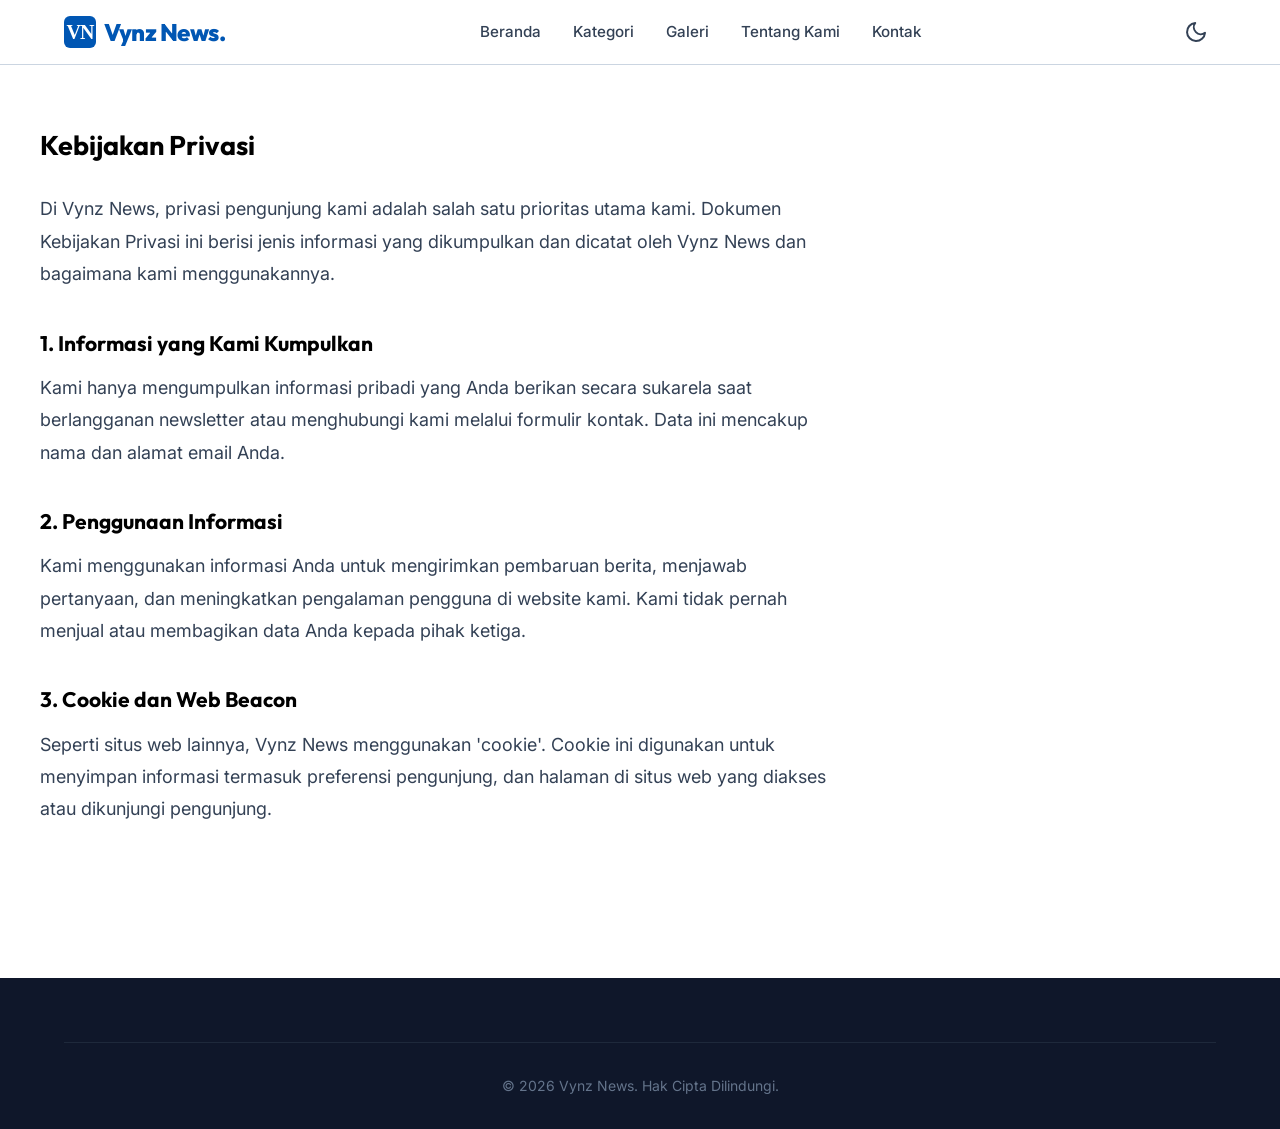
<file: kebijakan-privasi.html>
<!DOCTYPE html>
<html lang="id">

<head>
    <meta charset="UTF-8">
    <meta name="viewport" content="width=device-width, initial-scale=1.0">
    <title>Kebijakan Privasi | Vynz News</title>
    <link href="https://fonts.googleapis.com/css2?family=Inter:wght@400;500;600&family=Outfit:wght@700;800&display=swap"
        rel="stylesheet">
    <link rel="stylesheet" href="style.css">
</head>

<body>
    <nav class="navbar">
        <div class="container">
            <a href="index.html" class="nav-brand"><span class="brand-icon">VN</span> Vynz News.</a>
            <div class="nav-links">
                <a href="index.html">Beranda</a>
                <a href="kategori.html">Kategori</a>
                <a href="galeri.html">Galeri</a>
                <a href="tentang.html">Tentang Kami</a>
                <a href="kontak.html">Kontak</a>
            </div>
            <div class="nav-controls">
                <button id="theme-toggle" class="theme-toggle" aria-label="Toggle Dark Mode"></button>
                <button class="mobile-menu-btn" aria-label="Menu">
                    <svg xmlns="http://www.w3.org/2000/svg" width="24" height="24" viewBox="0 0 24 24" fill="none"
                        stroke="currentColor" stroke-width="2" stroke-linecap="round" stroke-linejoin="round">
                        <line x1="3" y1="12" x2="21" y2="12"></line>
                        <line x1="3" y1="6" x2="21" y2="6"></line>
                        <line x1="3" y1="18" x2="21" y2="18"></line>
                    </svg>
                </button>
            </div>
        </div>
    </nav>
    <main class="container section">
        <article class="article-content" style="margin: 0;">
            <h1 style="font-family: var(--font-heading); margin-bottom: 2rem;">Kebijakan Privasi</h1>
            <p>Di Vynz News, privasi pengunjung kami adalah salah satu prioritas utama kami. Dokumen Kebijakan Privasi
                ini berisi jenis informasi yang dikumpulkan dan dicatat oleh Vynz News dan bagaimana kami
                menggunakannya.</p>
            <h3>1. Informasi yang Kami Kumpulkan</h3>
            <p>Kami hanya mengumpulkan informasi pribadi yang Anda berikan secara sukarela saat berlangganan newsletter
                atau menghubungi kami melalui formulir kontak. Data ini mencakup nama dan alamat email Anda.</p>
            <h3>2. Penggunaan Informasi</h3>
            <p>Kami menggunakan informasi Anda untuk mengirimkan pembaruan berita, menjawab pertanyaan, dan meningkatkan
                pengalaman pengguna di website kami. Kami tidak pernah menjual atau membagikan data Anda kepada pihak
                ketiga.</p>
            <h3>3. Cookie dan Web Beacon</h3>
            <p>Seperti situs web lainnya, Vynz News menggunakan 'cookie'. Cookie ini digunakan untuk menyimpan informasi
                termasuk preferensi pengunjung, dan halaman di situs web yang diakses atau dikunjungi pengunjung.</p>
        </article>
    </main>
    <footer class="footer">
        <div class="container">
            <div class="footer-bottom" style="margin-top:0; padding-top:2rem;">&copy; 2026 Vynz News. Hak Cipta Dilindungi.</div>
        </div>
    </footer>
    <script src="script.js"></script>
</body>

</html>
</file>
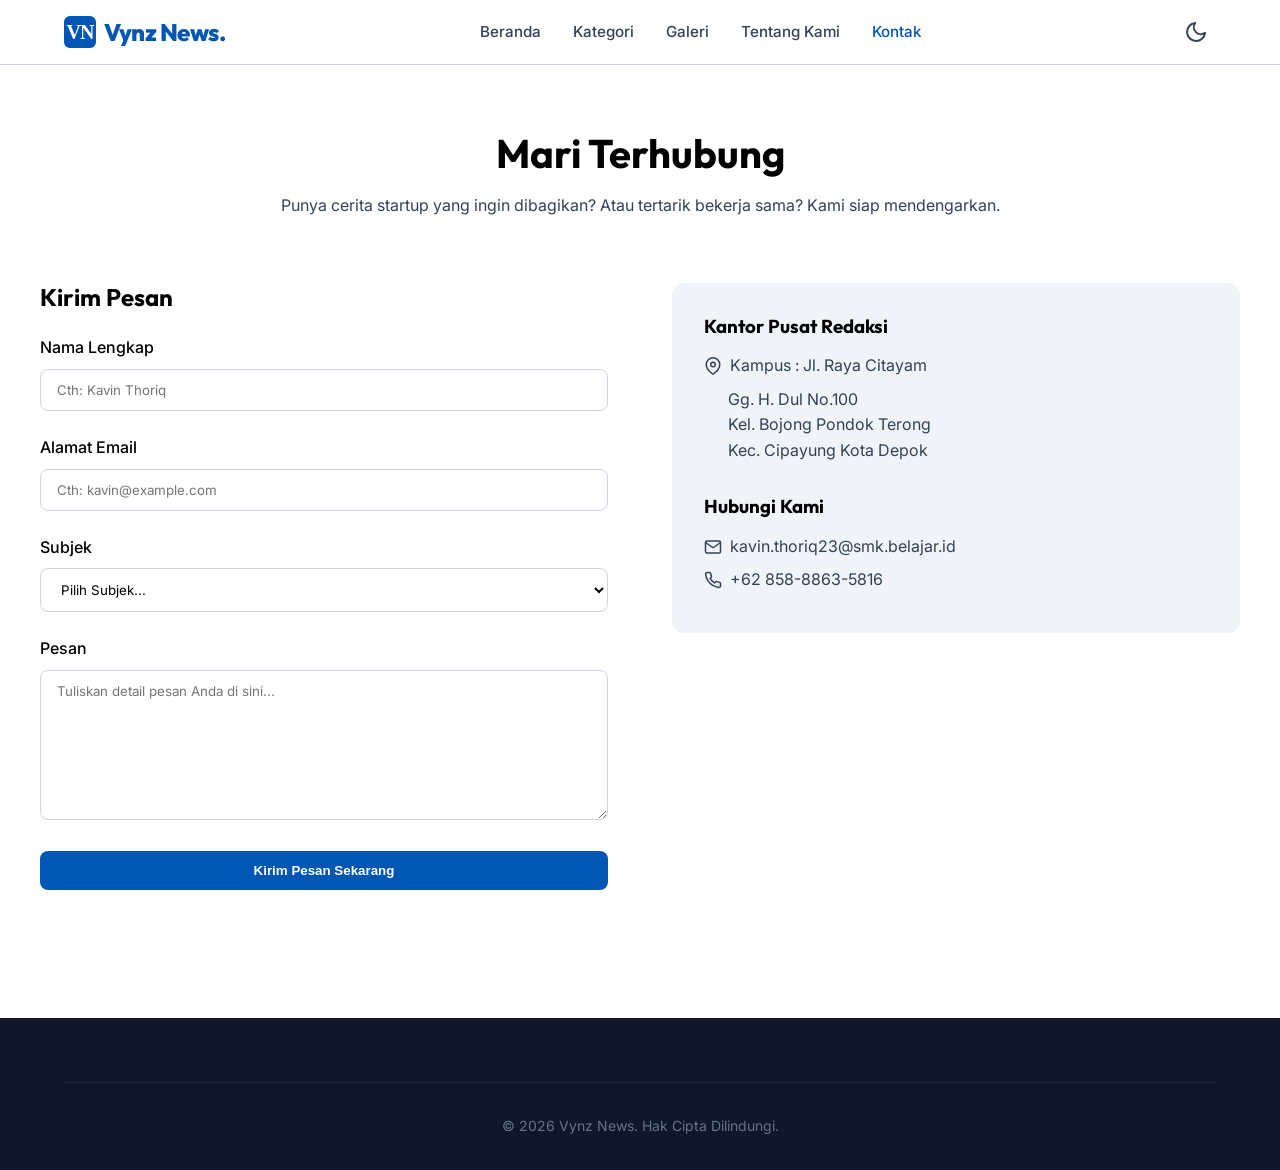
<file: kontak.html>
<!DOCTYPE html>
<html lang="id">

<head>
    <meta charset="UTF-8">
    <meta name="viewport" content="width=device-width, initial-scale=1.0">
    <meta name="description"
        content="Hubungi tim redaksi Vynz News untuk kerja sama, liputan, atau kirimkan opini Anda.">
    <title>Kontak Kami | Vynz News</title>
    <link href="https://fonts.googleapis.com/css2?family=Inter:wght@400;500;600&family=Outfit:wght@700;800&display=swap"
        rel="stylesheet">
    <link rel="stylesheet" href="style.css">
</head>

<body>
    <nav class="navbar">
        <div class="container"><a href="index.html" class="nav-brand"><span class="brand-icon">VN</span> Vynz News.</a>
            <div class="nav-links"><a href="index.html">Beranda</a><a href="kategori.html">Kategori</a><a
                    href="galeri.html">Galeri</a><a href="tentang.html">Tentang Kami</a><a href="kontak.html"
                    class="active">Kontak</a></div>
            <div class="nav-controls"><button id="theme-toggle" class="theme-toggle"
                    aria-label="Toggle Dark Mode"></button><button class="mobile-menu-btn" aria-label="Menu"><svg
                        xmlns="http://www.w3.org/2000/svg" width="24" height="24" viewBox="0 0 24 24" fill="none"
                        stroke="currentColor" stroke-width="2" stroke-linecap="round" stroke-linejoin="round">
                        <line x1="3" y1="12" x2="21" y2="12"></line>
                        <line x1="3" y1="6" x2="21" y2="6"></line>
                        <line x1="3" y1="18" x2="21" y2="18"></line>
                    </svg></button></div>
        </div>
    </nav>
    <main class="container section">
        <header style="text-align:center; margin-bottom: 4rem;">
            <h1 style="font-size: 2.5rem; margin-bottom:1rem;">Mari Terhubung</h1>
            <p style="color: var(--text-secondary);">Punya cerita startup yang ingin dibagikan? Atau tertarik bekerja
                sama? Kami siap mendengarkan.</p>
        </header>

        <div class="contact-grid">
            <!-- Contact Form -->
            <div>
                <h2 style="margin-bottom: 1.5rem;">Kirim Pesan</h2>
                <form action="#" method="POST"
                    onsubmit="event.preventDefault(); alert('Pesan Anda berhasil dikirim! Tim kami akan segera merespon.');">
                    <div class="form-group">
                        <label for="name" class="form-label">Nama Lengkap</label>
                        <input type="text" id="name" class="form-control" required placeholder="Cth: Kavin Thoriq">
                    </div>
                    <div class="form-group">
                        <label for="email" class="form-label">Alamat Email</label>
                        <input type="email" id="email" class="form-control" required
                            placeholder="Cth: kavin@example.com">
                    </div>
                    <div class="form-group">
                        <label for="subject" class="form-label">Subjek</label>
                        <select id="subject" class="form-control" required>
                            <option value="">Pilih Subjek...</option>
                            <option value="redaksi">Kirim Opini / Tips Berita</option>
                            <option value="bisnis">Kerja Sama / Media Partner</option>
                            <option value="umum">Pertanyaan Umum</option>
                        </select>
                    </div>
                    <div class="form-group">
                        <label for="message" class="form-label">Pesan</label>
                        <textarea id="message" class="form-control" required
                            placeholder="Tuliskan detail pesan Anda di sini..."></textarea>
                    </div>
                    <button type="submit" class="btn btn-primary" style="width: 100%;">Kirim Pesan Sekarang</button>
                </form>
            </div>

            <!-- Contact Info -->
            <div>
                <div class="contact-info-card">
                    <h3>Kantor Pusat Redaksi</h3>
                    <p><svg xmlns="http://www.w3.org/2000/svg" width="18" height="18" viewBox="0 0 24 24" fill="none"
                            stroke="currentColor" stroke-width="2" stroke-linecap="round" stroke-linejoin="round">
                            <path d="M21 10c0 7-9 13-9 13s-9-6-9-13a9 9 0 0 1 18 0z"></path>
                            <circle cx="12" cy="10" r="3"></circle>
                        </svg> Kampus : Jl. Raya Citayam</p>
                    <p style="margin-left: 1.5rem; margin-bottom: 1rem;">Gg. H. Dul No.100<br>Kel. Bojong Pondok
                        Terong<br>Kec. Cipayung Kota Depok</p>

                    <h3 style="margin-top: 2rem;">Hubungi Kami</h3>
                    <p><svg xmlns="http://www.w3.org/2000/svg" width="18" height="18" viewBox="0 0 24 24" fill="none"
                            stroke="currentColor" stroke-width="2" stroke-linecap="round" stroke-linejoin="round">
                            <path d="M4 4h16c1.1 0 2 .9 2 2v12c0 1.1-.9 2-2 2H4c-1.1 0-2-.9-2-2V6c0-1.1.9-2 2-2z">
                            </path>
                            <polyline points="22,6 12,13 2,6"></polyline>
                        </svg> kavin.thoriq23@smk.belajar.id</p>
                    <p><svg xmlns="http://www.w3.org/2000/svg" width="18" height="18" viewBox="0 0 24 24" fill="none"
                            stroke="currentColor" stroke-width="2" stroke-linecap="round" stroke-linejoin="round">
                            <path
                                d="M22 16.92v3a2 2 0 0 1-2.18 2 19.79 19.79 0 0 1-8.63-3.07 19.5 19.5 0 0 1-6-6 19.79 19.79 0 0 1-3.07-8.67A2 2 0 0 1 4.11 2h3a2 2 0 0 1 2 1.72 12.84 12.84 0 0 0 .7 2.81 2 2 0 0 1-.45 2.11L8.09 9.91a16 16 0 0 0 6 6l1.27-1.27a2 2 0 0 1 2.11-.45 12.84 12.84 0 0 0 2.81.7A2 2 0 0 1 22 16.92z">
                            </path>
                        </svg> +62 858-8863-5816</p>
                </div>
            </div>
        </div>
    </main>
    <footer class="footer">
        <div class="container">
            <div class="footer-bottom" style="margin-top:0; padding-top:2rem;">&copy; 2026 Vynz News. Hak Cipta Dilindungi.</div>
        </div>
    </footer>
    <script src="script.js"></script>
</body>

</html>
</file>
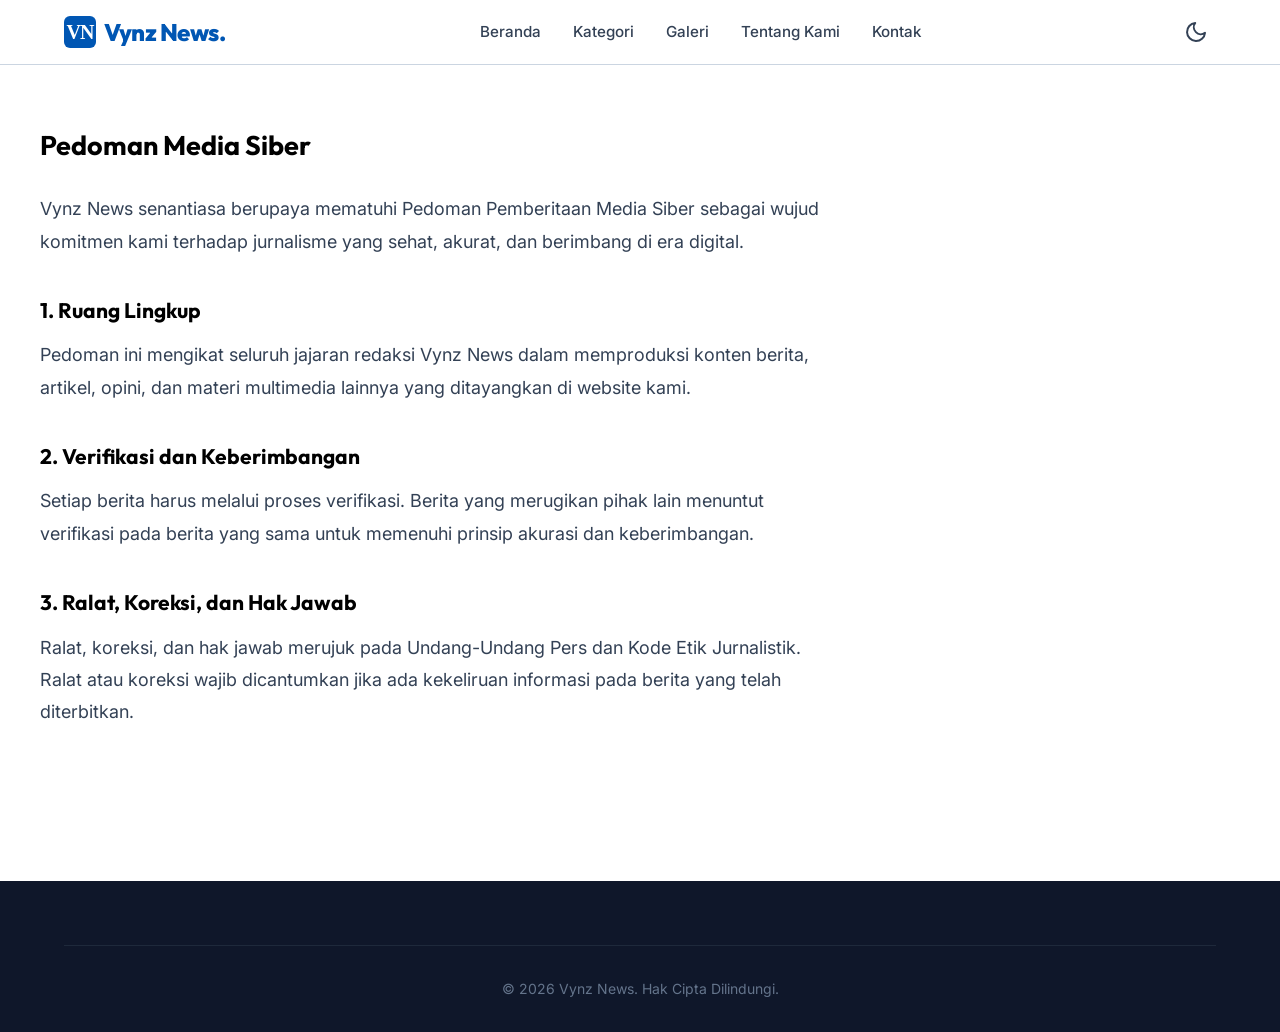
<file: pedoman-media-siber.html>
<!DOCTYPE html>
<html lang="id">

<head>
    <meta charset="UTF-8">
    <meta name="viewport" content="width=device-width, initial-scale=1.0">
    <title>Pedoman Media Siber | Vynz News</title>
    <link href="https://fonts.googleapis.com/css2?family=Inter:wght@400;500;600&family=Outfit:wght@700;800&display=swap"
        rel="stylesheet">
    <link rel="stylesheet" href="style.css">
</head>

<body>
    <nav class="navbar">
        <div class="container">
            <a href="index.html" class="nav-brand"><span class="brand-icon">VN</span> Vynz News.</a>
            <div class="nav-links">
                <a href="index.html">Beranda</a>
                <a href="kategori.html">Kategori</a>
                <a href="galeri.html">Galeri</a>
                <a href="tentang.html">Tentang Kami</a>
                <a href="kontak.html">Kontak</a>
            </div>
            <div class="nav-controls">
                <button id="theme-toggle" class="theme-toggle" aria-label="Toggle Dark Mode"></button>
                <button class="mobile-menu-btn" aria-label="Menu">
                    <svg xmlns="http://www.w3.org/2000/svg" width="24" height="24" viewBox="0 0 24 24" fill="none"
                        stroke="currentColor" stroke-width="2" stroke-linecap="round" stroke-linejoin="round">
                        <line x1="3" y1="12" x2="21" y2="12"></line>
                        <line x1="3" y1="6" x2="21" y2="6"></line>
                        <line x1="3" y1="18" x2="21" y2="18"></line>
                    </svg>
                </button>
            </div>
        </div>
    </nav>
    <main class="container section">
        <article class="article-content" style="margin: 0;">
            <h1 style="font-family: var(--font-heading); margin-bottom: 2rem;">Pedoman Media Siber</h1>
            <p>Vynz News senantiasa berupaya mematuhi Pedoman Pemberitaan Media Siber sebagai wujud komitmen kami
                terhadap jurnalisme yang sehat, akurat, dan berimbang di era digital.</p>
            <h3>1. Ruang Lingkup</h3>
            <p>Pedoman ini mengikat seluruh jajaran redaksi Vynz News dalam memproduksi konten berita, artikel, opini,
                dan materi multimedia lainnya yang ditayangkan di website kami.</p>
            <h3>2. Verifikasi dan Keberimbangan</h3>
            <p>Setiap berita harus melalui proses verifikasi. Berita yang merugikan pihak lain menuntut verifikasi pada
                berita yang sama untuk memenuhi prinsip akurasi dan keberimbangan.</p>
            <h3>3. Ralat, Koreksi, dan Hak Jawab</h3>
            <p>Ralat, koreksi, dan hak jawab merujuk pada Undang-Undang Pers dan Kode Etik Jurnalistik. Ralat atau
                koreksi wajib dicantumkan jika ada kekeliruan informasi pada berita yang telah diterbitkan.</p>
        </article>
    </main>
    <footer class="footer">
        <div class="container">
            <div class="footer-bottom" style="margin-top:0; padding-top:2rem;">&copy; 2026 Vynz News. Hak Cipta Dilindungi.</div>
        </div>
    </footer>
    <script src="script.js"></script>
</body>

</html>
</file>
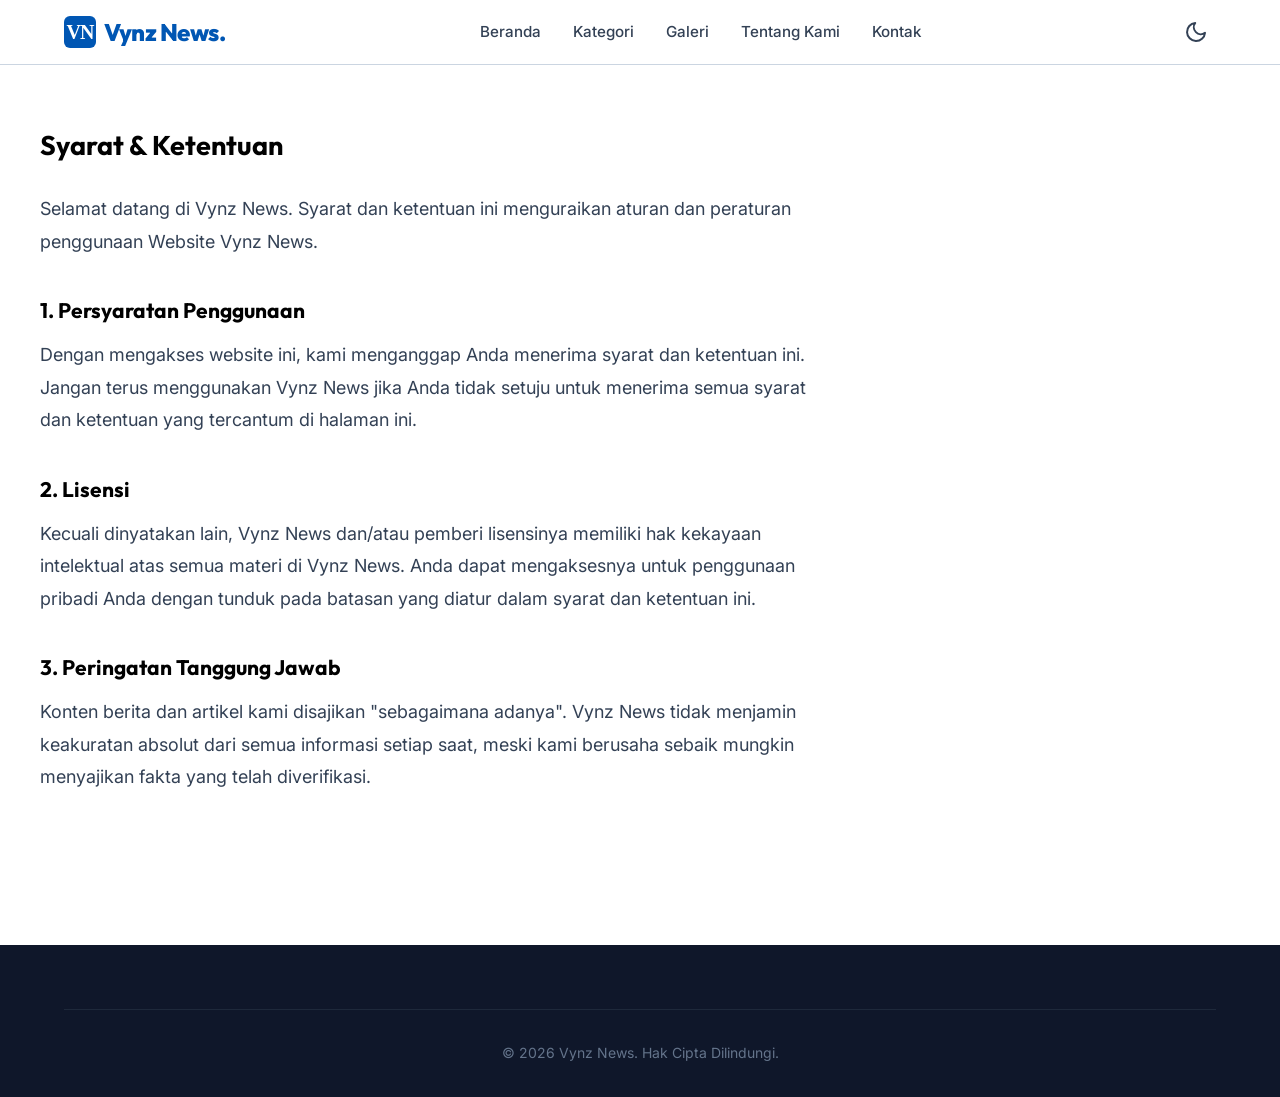
<file: syarat-ketentuan.html>
<!DOCTYPE html>
<html lang="id">

<head>
    <meta charset="UTF-8">
    <meta name="viewport" content="width=device-width, initial-scale=1.0">
    <title>Syarat & Ketentuan | Vynz News</title>
    <link href="https://fonts.googleapis.com/css2?family=Inter:wght@400;500;600&family=Outfit:wght@700;800&display=swap"
        rel="stylesheet">
    <link rel="stylesheet" href="style.css">
</head>

<body>
    <nav class="navbar">
        <div class="container">
            <a href="index.html" class="nav-brand"><span class="brand-icon">VN</span> Vynz News.</a>
            <div class="nav-links">
                <a href="index.html">Beranda</a>
                <a href="kategori.html">Kategori</a>
                <a href="galeri.html">Galeri</a>
                <a href="tentang.html">Tentang Kami</a>
                <a href="kontak.html">Kontak</a>
            </div>
            <div class="nav-controls">
                <button id="theme-toggle" class="theme-toggle" aria-label="Toggle Dark Mode"></button>
                <button class="mobile-menu-btn" aria-label="Menu">
                    <svg xmlns="http://www.w3.org/2000/svg" width="24" height="24" viewBox="0 0 24 24" fill="none"
                        stroke="currentColor" stroke-width="2" stroke-linecap="round" stroke-linejoin="round">
                        <line x1="3" y1="12" x2="21" y2="12"></line>
                        <line x1="3" y1="6" x2="21" y2="6"></line>
                        <line x1="3" y1="18" x2="21" y2="18"></line>
                    </svg>
                </button>
            </div>
        </div>
    </nav>
    <main class="container section">
        <article class="article-content" style="margin: 0;">
            <h1 style="font-family: var(--font-heading); margin-bottom: 2rem;">Syarat & Ketentuan</h1>
            <p>Selamat datang di Vynz News. Syarat dan ketentuan ini menguraikan aturan dan peraturan penggunaan Website
                Vynz News.</p>
            <h3>1. Persyaratan Penggunaan</h3>
            <p>Dengan mengakses website ini, kami menganggap Anda menerima syarat dan ketentuan ini. Jangan terus
                menggunakan Vynz News jika Anda tidak setuju untuk menerima semua syarat dan ketentuan yang tercantum di
                halaman ini.</p>
            <h3>2. Lisensi</h3>
            <p>Kecuali dinyatakan lain, Vynz News dan/atau pemberi lisensinya memiliki hak kekayaan intelektual atas
                semua materi di Vynz News. Anda dapat mengaksesnya untuk penggunaan pribadi Anda dengan tunduk pada
                batasan yang diatur dalam syarat dan ketentuan ini.</p>
            <h3>3. Peringatan Tanggung Jawab</h3>
            <p>Konten berita dan artikel kami disajikan "sebagaimana adanya". Vynz News tidak menjamin keakuratan
                absolut dari semua informasi setiap saat, meski kami berusaha sebaik mungkin menyajikan fakta yang telah
                diverifikasi.</p>
        </article>
    </main>
    <footer class="footer">
        <div class="container">
            <div class="footer-bottom" style="margin-top:0; padding-top:2rem;">&copy; 2026 Vynz News. Hak Cipta Dilindungi.</div>
        </div>
    </footer>
    <script src="script.js"></script>
</body>

</html>
</file>
<file: style.css>
/* ==========================================================================
   Base & Design System
   ========================================================================== */
:root {
  /* Colors - Light Theme */
  --bg-primary: #ffffff;
  --bg-secondary: #f0f4f8;
  --bg-tertiary: #e2e8f0;

  --text-primary: #000000;
  --text-secondary: #334155;
  --text-tertiary: #475569;

  --accent-color: #0056b3;
  --accent-hover: #004494;

  --border-color: #cbd5e1;

  /* Shared Variables */
  --font-primary: 'Inter', system-ui, -apple-system, sans-serif;
  --font-heading: 'Outfit', 'Inter', system-ui, sans-serif;

  --shadow-sm: 0 1px 2px 0 rgb(0 0 0 / 0.05);
  --shadow-md: 0 4px 6px -1px rgb(0 0 0 / 0.1), 0 2px 4px -2px rgb(0 0 0 / 0.1);
  --shadow-lg: 0 10px 15px -3px rgb(0 0 0 / 0.1), 0 4px 6px -4px rgb(0 0 0 / 0.1);

  --radius-sm: 0.375rem;
  --radius-md: 0.5rem;
  --radius-lg: 0.75rem;

  --transition: all 0.3s ease;
}

[data-theme="dark"] {
  /* Colors - Dark Theme */
  --bg-primary: #020b1e;
  --bg-secondary: #0b1a38;
  --bg-tertiary: #162b50;

  --text-primary: #ffffff;
  --text-secondary: #cce0ff;
  --text-tertiary: #94a8c7;

  --accent-color: #3b82f6;
  --accent-hover: #60a5fa;

  --border-color: #1e3660;

  --shadow-md: 0 4px 6px -1px rgb(0 0 0 / 0.3), 0 2px 4px -2px rgb(0 0 0 / 0.3);
}

/* Reset */
*,
*::before,
*::after {
  box-sizing: border-box;
  margin: 0;
  padding: 0;
}

body {
  font-family: var(--font-primary);
  background-color: var(--bg-primary);
  color: var(--text-primary);
  line-height: 1.6;
  -webkit-font-smoothing: antialiased;
  transition: background-color 0.3s, color 0.3s;
}

h1,
h2,
h3,
h4,
h5,
h6 {
  font-family: var(--font-heading);
  color: var(--text-primary);
  line-height: 1.2;
  font-weight: 700;
}

a {
  color: inherit;
  text-decoration: none;
  transition: var(--transition);
}

img {
  max-width: 100%;
  height: auto;
  display: block;
}

ul {
  list-style: none;
}

/* ==========================================================================
   Layout & Container
   ========================================================================== */
.container {
  width: 100%;
  max-width: 1200px;
  margin: 0 auto;
  padding: 0 1.5rem;
}

/* ==========================================================================
   Navigation
   ========================================================================== */
.navbar {
  position: sticky;
  top: 0;
  background-color: var(--bg-primary);
  border-bottom: 1px solid var(--border-color);
  z-index: 1000;
  transition: background-color 0.3s, border-color 0.3s;
}

.navbar .container {
  display: flex;
  justify-content: space-between;
  align-items: center;
  height: 4rem;
}

.nav-brand {
  font-size: 1.5rem;
  font-weight: 800;
  color: var(--accent-color);
  font-family: var(--font-heading);
  letter-spacing: -0.5px;
  display: flex;
  align-items: center;
  gap: 0.5rem;
}

.brand-icon {
  display: inline-flex;
  align-items: center;
  justify-content: center;
  width: 2rem;
  height: 2rem;
  background-color: var(--accent-color);
  color: #fff;
  border-radius: var(--radius-sm);
  font-size: 1.25rem;
  font-family: 'Times New Roman', Georgia, serif;
  font-weight: 900;
  letter-spacing: -1px;
  line-height: 1;
}

.nav-links {
  display: flex;
  gap: 2rem;
  align-items: center;
}

.nav-links a {
  font-weight: 500;
  color: var(--text-secondary);
  font-size: 0.95rem;
}

.nav-links a:hover,
.nav-links a.active {
  color: var(--accent-color);
}

.nav-controls {
  display: flex;
  align-items: center;
  gap: 1rem;
}

.theme-toggle {
  background: none;
  border: none;
  color: var(--text-secondary);
  cursor: pointer;
  font-size: 1.25rem;
  padding: 0.5rem;
  border-radius: 50%;
  display: flex;
  align-items: center;
  justify-content: center;
  transition: var(--transition);
}

.theme-toggle:hover {
  background-color: var(--bg-secondary);
  color: var(--accent-color);
}

.mobile-menu-btn {
  display: none;
  background: none;
  border: none;
  color: var(--text-primary);
  font-size: 1.5rem;
  cursor: pointer;
}

/* ==========================================================================
   Components
   ========================================================================== */
/* Buttons */
.btn {
  display: inline-block;
  padding: 0.75rem 1.5rem;
  border-radius: var(--radius-md);
  font-weight: 600;
  text-align: center;
  cursor: pointer;
  border: none;
  transition: var(--transition);
}

.btn-primary {
  background-color: var(--accent-color);
  color: #fff;
}

.btn-primary:hover {
  background-color: var(--accent-hover);
  transform: translateY(-2px);
  box-shadow: var(--shadow-md);
}

/* Cards */
.news-card {
  background-color: var(--bg-primary);
  border-radius: var(--radius-lg);
  overflow: hidden;
  border: 1px solid var(--border-color);
  transition: var(--transition);
  display: flex;
  flex-direction: column;
}

.news-card:hover {
  transform: translateY(-4px);
  box-shadow: var(--shadow-lg);
  border-color: var(--accent-color);
}

.news-card-img {
  width: 100%;
  aspect-ratio: 16/9;
  object-fit: cover;
}

.news-card-content {
  padding: 1.5rem;
  flex: 1;
  display: flex;
  flex-direction: column;
}

/* Horizontal Card Variant */
.news-card.horizontal {
  flex-direction: row;
  align-items: stretch;
}

.news-card.horizontal .news-card-img {
  width: 40%;
  aspect-ratio: auto;
  min-height: 200px;
}

.news-card.horizontal .news-card-content {
  width: 60%;
  justify-content: center;
}

@media (max-width: 768px) {
  .news-card.horizontal {
    flex-direction: column;
  }

  .news-card.horizontal .news-card-img,
  .news-card.horizontal .news-card-content {
    width: 100%;
  }

  .news-card.horizontal .news-card-img {
    aspect-ratio: 16/9;
    min-height: auto;
  }
}

.news-meta {
  display: flex;
  align-items: center;
  gap: 1rem;
  font-size: 0.875rem;
  color: var(--text-tertiary);
  margin-bottom: 0.75rem;
}

.news-category {
  background-color: var(--bg-tertiary);
  color: var(--accent-color);
  padding: 0.25rem 0.75rem;
  border-radius: 999px;
  font-weight: 600;
  font-size: 0.75rem;
  text-transform: uppercase;
  letter-spacing: 0.5px;
}

.news-card-title {
  font-size: 1.25rem;
  margin-bottom: 0.75rem;
}

.news-card-title a {
  color: var(--text-primary);
}

.news-card-title a:hover {
  color: var(--accent-color);
}

.news-card-excerpt {
  color: var(--text-secondary);
  font-size: 0.95rem;
  margin-bottom: 1.5rem;
  flex: 1;
}

.news-author {
  display: flex;
  align-items: center;
  gap: 0.75rem;
  margin-top: auto;
}

.author-img {
  width: 2rem;
  height: 2rem;
  border-radius: 50%;
  background-color: var(--bg-tertiary);
}

.author-name {
  font-size: 0.875rem;
  font-weight: 600;
  color: var(--text-primary);
}

/* Sections */
.section {
  padding: 4rem 0;
}

.section-title {
  font-size: 2rem;
  margin-bottom: 2rem;
  position: relative;
  display: inline-block;
}

.section-title::after {
  content: '';
  position: absolute;
  bottom: -0.5rem;
  left: 0;
  width: 3rem;
  height: 4px;
  background-color: var(--accent-color);
  border-radius: 2px;
}

/* ==========================================================================
   Home Page Specifics
   ========================================================================== */
/* Hero Section */
.hero {
  padding: 3rem 0;
  background-color: var(--bg-secondary);
}

.hero-grid {
  display: grid;
  grid-template-columns: 2fr 1fr;
  gap: 1.5rem;
}

.hero-main {
  position: relative;
  border-radius: var(--radius-lg);
  overflow: hidden;
  height: 100%;
  min-height: 400px;
}

.hero-main img {
  width: 100%;
  height: 100%;
  object-fit: cover;
  position: absolute;
  inset: 0;
}

.hero-overlay {
  position: absolute;
  inset: 0;
  background: linear-gradient(to top, rgba(0, 0, 0, 0.8) 0%, rgba(0, 0, 0, 0) 100%);
  display: flex;
  flex-direction: column;
  justify-content: flex-end;
  padding: 2.5rem;
}

.hero-content {
  position: relative;
  z-index: 10;
  color: #fff;
}

.hero-content .news-category {
  background-color: var(--accent-color);
  color: #fff;
}

.hero-content h2 {
  font-size: 2.5rem;
  margin-bottom: 1rem;
  color: #fff;
}

.hero-content p {
  font-size: 1.1rem;
  opacity: 0.9;
  margin-bottom: 1rem;
}

.hero-side {
  display: flex;
  flex-direction: column;
  gap: 1.5rem;
}

.hero-side-item {
  position: relative;
  border-radius: var(--radius-lg);
  overflow: hidden;
  flex: 1;
}

.hero-side-item img {
  width: 100%;
  height: 100%;
  object-fit: cover;
  position: absolute;
  inset: 0;
}

.hero-side-item .hero-overlay {
  padding: 1.5rem;
}

.hero-side-item .hero-content h3 {
  font-size: 1.25rem;
  color: #fff;
}

/* Grid Layouts */
.news-grid-3 {
  display: grid;
  grid-template-columns: repeat(3, 1fr);
  gap: 2rem;
}

.news-grid-4 {
  display: grid;
  grid-template-columns: repeat(4, 1fr);
  gap: 1.5rem;
}

/* Newsletter */
.newsletter {
  background-color: var(--accent-color);
  color: #fff;
  padding: 4rem 0;
  text-align: center;
}

.newsletter h2 {
  color: #fff;
  margin-bottom: 1rem;
}

.newsletter p {
  opacity: 0.9;
  margin-bottom: 2rem;
}

.newsletter-form {
  display: flex;
  max-width: 500px;
  margin: 0 auto;
  gap: 0.5rem;
}

.newsletter-form input {
  flex: 1;
  padding: 0.75rem 1rem;
  border-radius: var(--radius-md);
  border: none;
  outline: none;
  font-family: var(--font-primary);
}

.newsletter-form button {
  background-color: #0f172a;
}

.newsletter-form button:hover {
  background-color: #1e293b;
}

/* ==========================================================================
   Article Detail Page
   ========================================================================== */
.article-header {
  text-align: center;
  max-width: 800px;
  margin: 0 auto 3rem;
  padding-top: 3rem;
}

.article-header h1 {
  font-size: 2.75rem;
  margin: 1rem 0;
}

.article-meta {
  display: flex;
  justify-content: center;
  align-items: center;
  gap: 2rem;
  color: var(--text-secondary);
  font-size: 0.95rem;
}

.article-hero-img {
  width: 100%;
  border-radius: var(--radius-lg);
  margin-bottom: 3rem;
  max-height: 600px;
  object-fit: cover;
}

.article-content {
  max-width: 800px;
  margin: 0 auto;
  font-size: 1.125rem;
  color: var(--text-secondary);
  line-height: 1.8;
}

.article-content p {
  margin-bottom: 1.5rem;
}

.article-content h2,
.article-content h3 {
  color: var(--text-primary);
  margin: 2.5rem 0 1rem;
}

.article-content ul,
.article-content ol {
  margin-bottom: 1.5rem;
  padding-left: 1.5rem;
}

.article-content li {
  margin-bottom: 0.5rem;
}

.article-content blockquote {
  border-left: 4px solid var(--accent-color);
  padding-left: 1.5rem;
  font-style: italic;
  font-size: 1.25rem;
  color: var(--text-primary);
  margin: 2rem 0;
  background-color: var(--bg-tertiary);
  padding: 1.5rem;
  border-radius: 0 var(--radius-md) var(--radius-md) 0;
}

.share-section {
  display: flex;
  align-items: center;
  gap: 1rem;
  margin: 3rem 0;
  padding-top: 2rem;
  border-top: 1px solid var(--border-color);
}

.share-btn {
  display: flex;
  align-items: center;
  justify-content: center;
  width: 2.5rem;
  height: 2.5rem;
  border-radius: 50%;
  background-color: var(--bg-tertiary);
  color: var(--text-primary);
  transition: var(--transition);
}

.share-btn:hover {
  background-color: var(--accent-color);
  color: #fff;
}

/* ==========================================================================
   Category Tabs
   ========================================================================== */
.category-tabs {
  display: flex;
  flex-wrap: wrap;
  gap: 1rem;
  margin-bottom: 3rem;
  justify-content: center;
}

.tab-btn {
  padding: 0.75rem 1.5rem;
  border-radius: 999px;
  border: 1px solid var(--border-color);
  background-color: var(--bg-primary);
  color: var(--text-secondary);
  font-weight: 600;
  cursor: pointer;
  transition: var(--transition);
  font-family: var(--font-primary);
}

.tab-btn:hover {
  border-color: var(--accent-color);
  color: var(--accent-color);
}

.tab-btn.active {
  background-color: var(--accent-color);
  border-color: var(--accent-color);
  color: #fff;
}

.tab-content {
  display: none;
  animation: fadeIn 0.5s ease;
}

.tab-content.active {
  display: block;
}

@keyframes fadeIn {
  from {
    opacity: 0;
    transform: translateY(10px);
  }

  to {
    opacity: 1;
    transform: translateY(0);
  }
}

/* ==========================================================================
   Gallery Page
   ========================================================================== */
.gallery-grid {
  display: grid;
  grid-template-columns: repeat(auto-fill, minmax(300px, 1fr));
  gap: 1.5rem;
}

.gallery-item {
  border-radius: var(--radius-lg);
  overflow: hidden;
  position: relative;
  aspect-ratio: 4/3;
  cursor: pointer;
}

.gallery-item img {
  width: 100%;
  height: 100%;
  object-fit: cover;
  transition: transform 0.5s ease;
}

.gallery-item:hover img {
  transform: scale(1.05);
}

.gallery-caption {
  position: absolute;
  bottom: 0;
  left: 0;
  right: 0;
  padding: 1.5rem;
  background: linear-gradient(to top, rgba(0, 0, 0, 0.8), transparent);
  color: #fff;
  opacity: 0;
  transition: var(--transition);
}

.gallery-item:hover .gallery-caption {
  opacity: 1;
}

/* ==========================================================================
   Contact & About Page
   ========================================================================== */
.contact-grid,
.about-grid {
  display: grid;
  grid-template-columns: 1fr 1fr;
  gap: 4rem;
  align-items: start;
}

.contact-info-card {
  background-color: var(--bg-secondary);
  padding: 2rem;
  border-radius: var(--radius-lg);
  margin-bottom: 2rem;
}

.contact-info-card h3 {
  margin-bottom: 1rem;
}

.contact-info-card p {
  color: var(--text-secondary);
  margin-bottom: 0.5rem;
  display: flex;
  align-items: center;
  gap: 0.5rem;
}

.form-group {
  margin-bottom: 1.5rem;
}

.form-label {
  display: block;
  margin-bottom: 0.5rem;
  font-weight: 500;
}

.form-control {
  width: 100%;
  padding: 0.75rem 1rem;
  border-radius: var(--radius-md);
  border: 1px solid var(--border-color);
  background-color: var(--bg-primary);
  color: var(--text-primary);
  font-family: var(--font-primary);
  transition: var(--transition);
}

.form-control:focus {
  outline: none;
  border-color: var(--accent-color);
  box-shadow: 0 0 0 3px rgba(37, 99, 235, 0.1);
}

textarea.form-control {
  min-height: 150px;
  resize: vertical;
}

/* ==========================================================================
   Footer
   ========================================================================== */
.footer {
  background-color: #0f172a;
  color: #f8fafc;
  padding: 4rem 0 2rem;
  margin-top: 4rem;
}

.footer-grid {
  display: grid;
  grid-template-columns: 2fr 1fr 1fr 1fr;
  gap: 3rem;
  margin-bottom: 3rem;
}

.footer-brand {
  font-size: 1.5rem;
  font-family: var(--font-heading);
  color: #fff;
  margin-bottom: 1rem;
  display: inline-flex;
  align-items: center;
  gap: 0.5rem;
}

.footer-desc {
  color: #94a3b8;
  margin-bottom: 1.5rem;
}

.footer-social {
  display: flex;
  gap: 1rem;
}

.footer-social a {
  color: #94a3b8;
  font-size: 1.25rem;
}

.footer-social a:hover {
  color: #fff;
}

.footer h4 {
  font-family: var(--font-heading);
  color: #fff;
  margin-bottom: 1.5rem;
  font-size: 1.1rem;
}

.footer-links {
  display: flex;
  flex-direction: column;
  gap: 0.75rem;
}

.footer-links a {
  color: #94a3b8;
}

.footer-links a:hover {
  color: var(--accent-color);
  padding-left: 0.25rem;
}

.footer-bottom {
  text-align: center;
  padding-top: 2rem;
  border-top: 1px solid #1e293b;
  color: #64748b;
  font-size: 0.875rem;
}

/* ==========================================================================
   Responsive
   ========================================================================== */
@media (max-width: 1024px) {
  .news-grid-4 {
    grid-template-columns: repeat(2, 1fr);
  }
}

@media (max-width: 768px) {
  .hero-grid {
    grid-template-columns: 1fr;
  }

  .hero-main {
    min-height: 300px;
  }

  .hero-side {
    flex-direction: row;
  }

  .news-grid-3 {
    grid-template-columns: repeat(2, 1fr);
  }

  .contact-grid,
  .about-grid {
    grid-template-columns: 1fr;
    gap: 2rem;
  }

  .footer-grid {
    grid-template-columns: 1fr 1fr;
  }

  .nav-links {
    display: none;
    position: absolute;
    top: 100%;
    left: 0;
    right: 0;
    background-color: var(--bg-primary);
    flex-direction: column;
    padding: 1.5rem;
    border-bottom: 1px solid var(--border-color);
    box-shadow: var(--shadow-md);
  }

  .nav-links.active {
    display: flex;
  }

  .mobile-menu-btn {
    display: block;
  }
}

@media (max-width: 640px) {

  .news-grid-3,
  .news-grid-4 {
    grid-template-columns: 1fr;
  }

  .hero-side {
    flex-direction: column;
  }

  .footer-grid {
    grid-template-columns: 1fr;
  }

  .article-header h1 {
    font-size: 2rem;
  }

  .article-meta {
    flex-direction: column;
    gap: 0.5rem;
  }

  .newsletter-form {
    flex-direction: column;
  }
}
</file>
